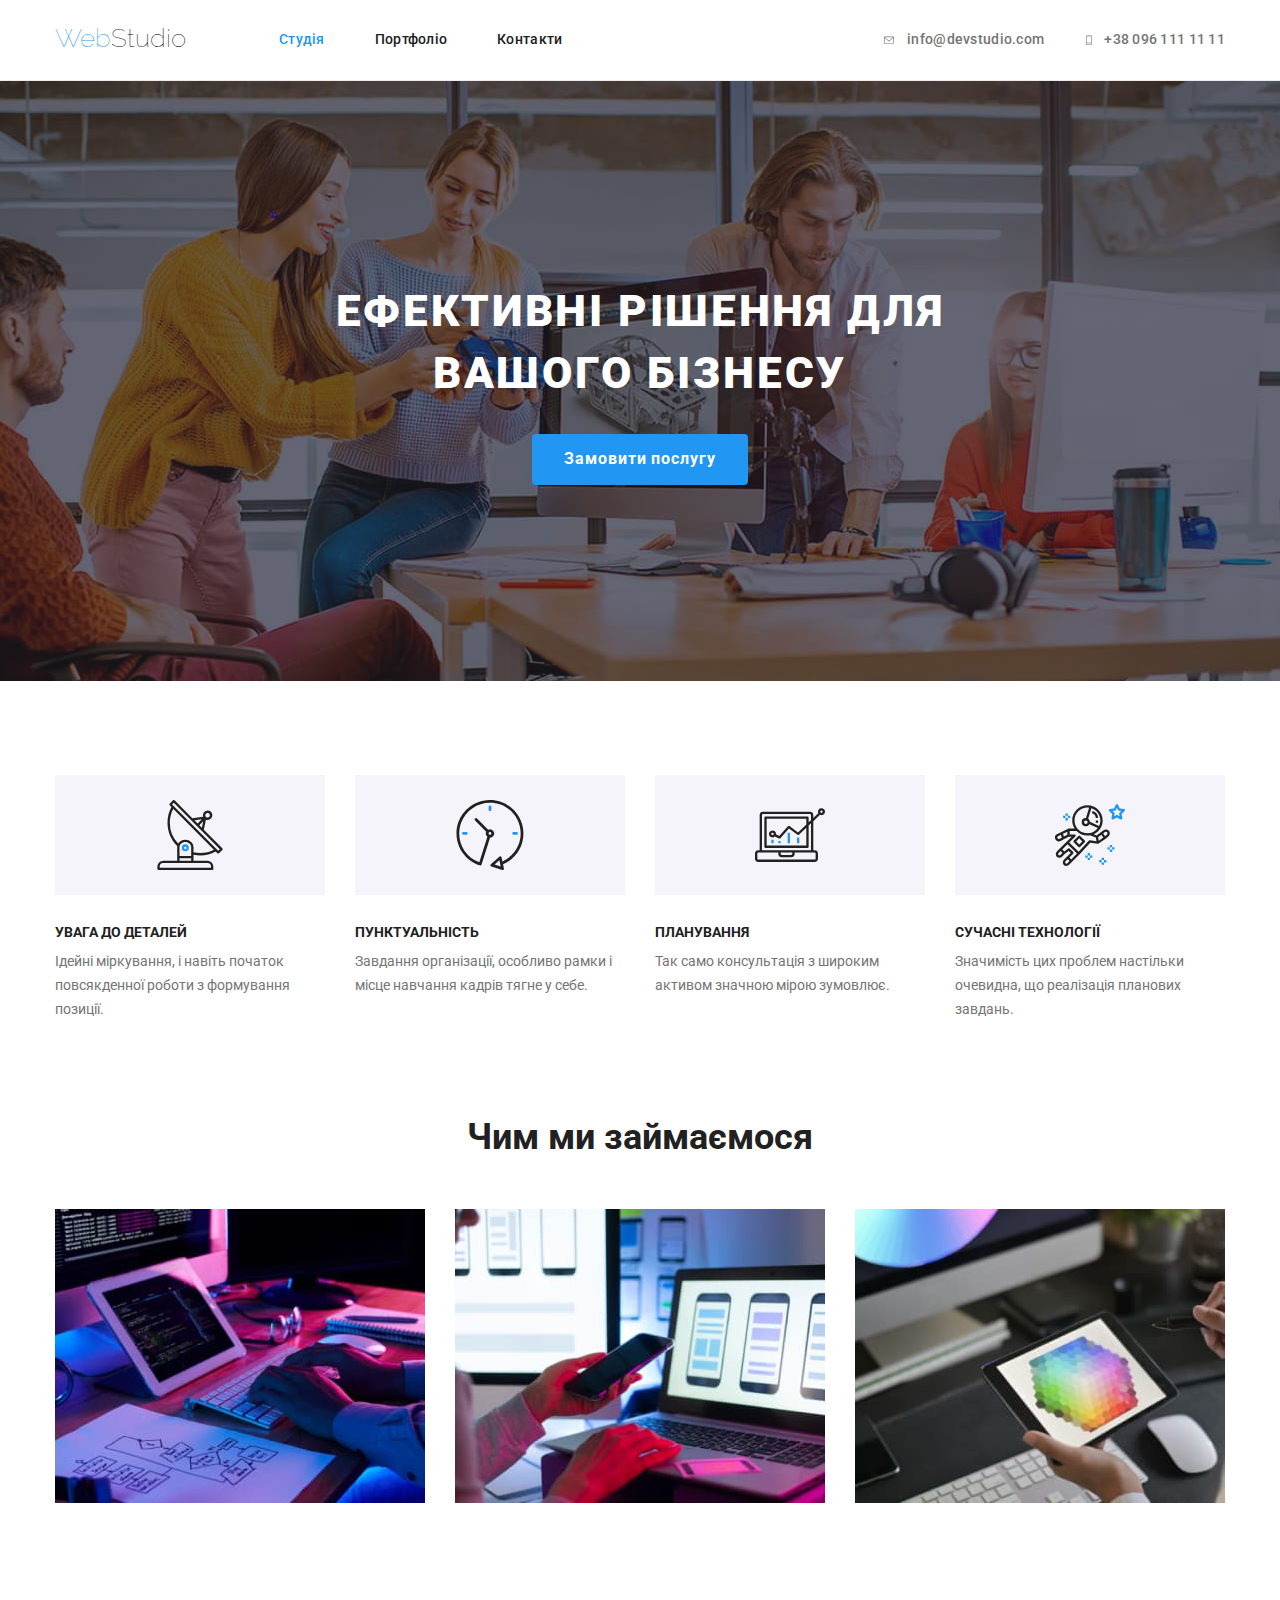
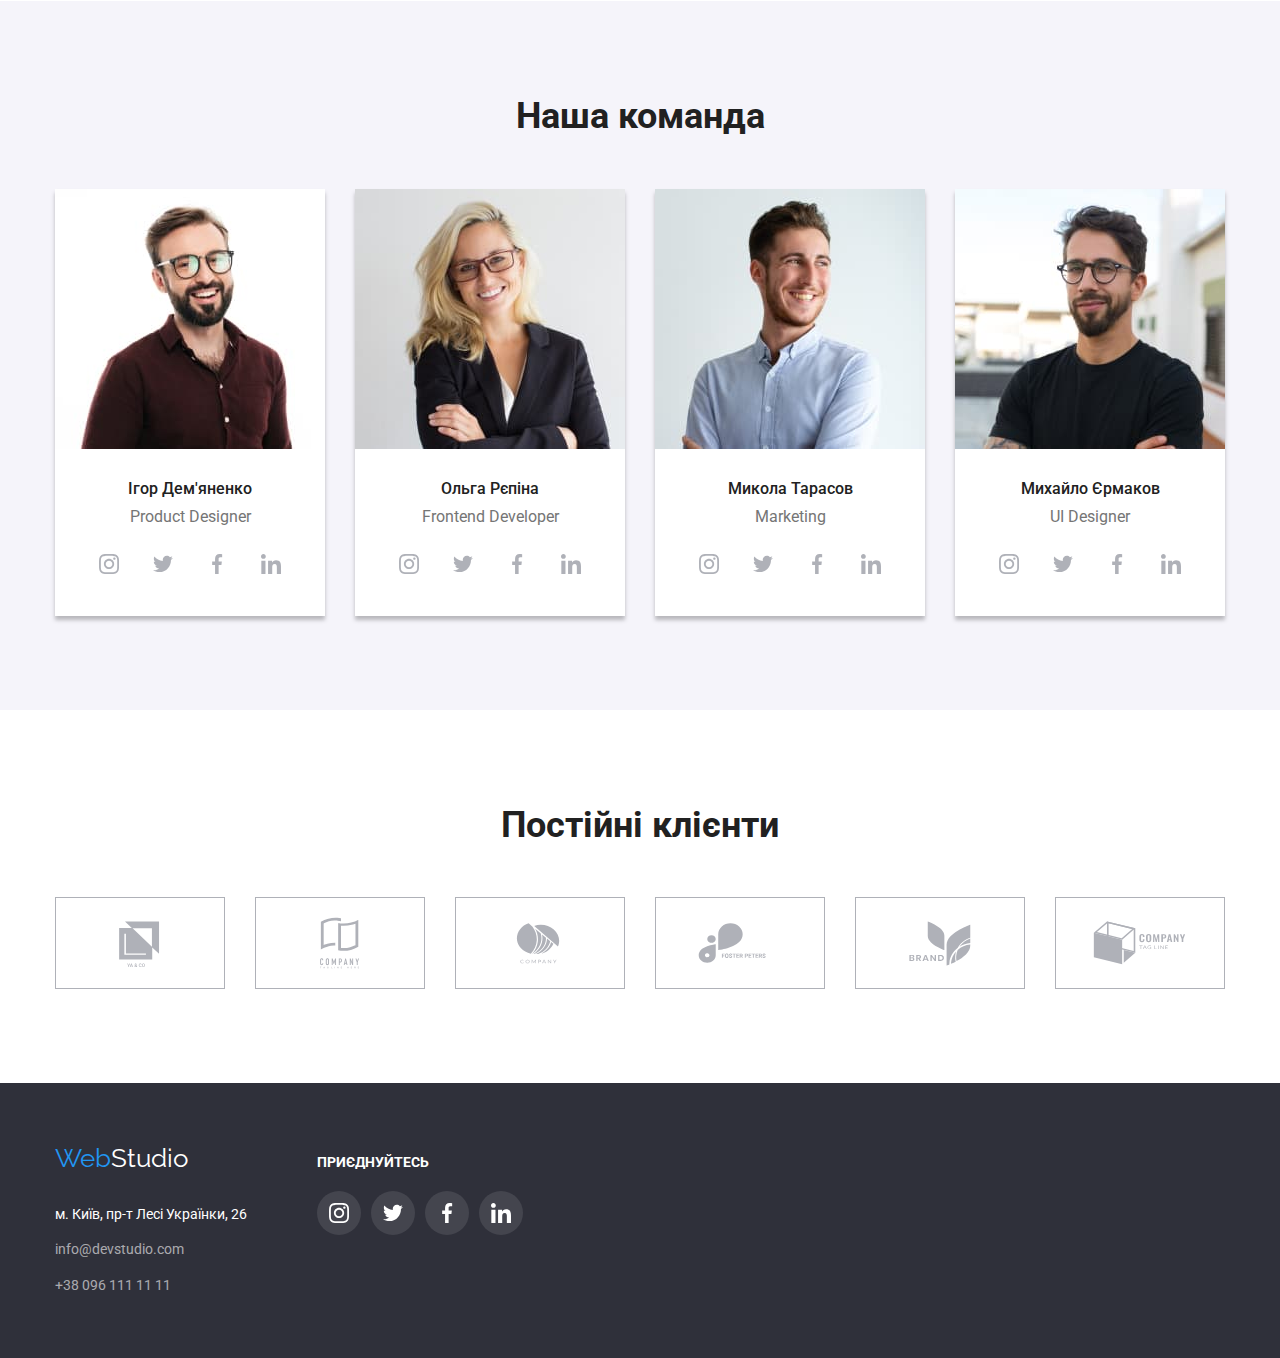
<file: index.html>
<!DOCTYPE html>
<html lang="uk">
<head>
    <meta charset="UTF-8">
    <meta http-equiv="X-UA-Compatible" content="IE=edge">
    <meta name="viewport" content="width=device-width, initial-scale=1.0">
    <title>Студія</title>
    <link rel="preconnect" href="https://fonts.googleapis.com">
<link rel="preconnect" href="https://fonts.gstatic.com" crossorigin>
<link href="https://fonts.googleapis.com/css2?family=Raleway:wght@700&family=Roboto:wght@400;500;700;900&display=swap" rel="stylesheet">
<link rel="stylesheet" href=" https://cdnjs.cloudflare.com/ajax/libs/modern-normalize/1.1.0/modern-normalize.min.css">
<link rel="stylesheet" href="./css/styles.css"/>
</head>
<body>
<header class="site-border">
    <div class="container main-nav">
    <nav class="header-nav">
    <a lang="en" href="./index.html" class="logo"><span class="logo-blue">Web</span>Studio</a>
    <ul class="site-nav list">
        <li class="item"> <a href="#" class="link current">Студія</a></li>
        <li class="item"> <a href="./portfolio.html" class="link">Портфоліо</a></li>
        <li class="item"> <a href="#" class="link">Контакти</a></li>
        
    </ul>
</nav>
 
    <ul class="site-contacts list">
        <li class="item">
            <a href="mailto:info@devstudio.com" class="link-contacts">
            <svg class="item-icons envelope">
                <use href="./images/icons.svg#icon-envelope-1"></use>
            </svg>
           info@devstudio.com</a></li>
        <li class="item">
            <a href="tel:+380961111111:" class="link-contacts">
            <svg class="item-icons vector">
                <use href="./images/icons.svg#icon-Vector-1"></use>
            </svg>
            +38 096 111 11 11</a></li>
    </ul>
    </div>
</header>
<main>
<section class="hero overlay">
    <div class="container">
    <h1 class="hero-title">Ефективні рішення для вашого бізнесу</h1>
    <button type="button" class="button">Замовити послугу</button>
</div>
</section>
<section class="section features-items">
    <div class="container">
    <h2 class="section-title visually-hidden">Особливості</h2>
    <ul class="features list">
        <li class="features-box">
            <div class="futures-container">
            <svg class="futures-icon">
                <use href="./images/icons.svg#icon-antenna"></use>
            </svg>
        </div>
            <h3 class="title">Увага до деталей </h3>
            <p class="title-text">Ідейні міркування, і навіть початок повсякденної роботи з формування позиції.</p>
        </li>
        <li class="features-box">
            <div class="futures-container">
            <svg class="futures-icon">
                <use href="./images/icons.svg#icon-clock">
                </use>
            </svg>
        </div>
            <h3 class="title">Пунктуальність </h3>
            <p class="title-text">Завдання організації, особливо рамки і місце навчання кадрів тягне у себе.</p>
        </li>
        <li class="features-box">
            <div class="futures-container">
            <svg class="futures-icon">
                <use href="./images/icons.svg#icon-diagram">
                </use>
            </svg>
            </div>
            <h3 class="title">Планування</h3>
            <p class="title-text">Так само консультація з широким активом значною мірою зумовлює.</p>
        </li>
        <li class="features-box">
            <div class="futures-container">
            <svg class="futures-icon">
                <use href="./images/icons.svg#icon-astronaut">
                </use>
            </svg>
            </div>
            <h3 class="title">Сучасні технології</h3>
            <p class="title-text">Значимість цих проблем настільки очевидна, що реалізація планових завдань.</p>
        </li>
    </ul>
</div>
</section>
<section class="section">
    <div class="container">
    <h2 class="section-title">Чим ми займаємося</h2>
    <ul class="employments list">
        <li class="employments-foto">
         <img src="./images/box1(1).jpg" alt="Людина працює за комп’ютером" width="370" height="294">  
        </li>
        <li class="employments-foto">
            <img src="./images/box2.jpg" alt="Людина тримає смартфон у руках і порівнює дані на комп’ютері" width="370" height="294">
        </li>
        <li class="employments-foto">
            <img src="./images/box3.jpg" alt="Людина тримає у руках планшет,на якому зображена кольорова гамма " width="370" height="294">
        </li>
    </ul>
</div>
</section>
<section class="section team-items">
    <div class="container">
    <h2 class="section-title">Наша команда</h2>
    <ul class="team list">
        <li class="team-box">
            <img class="team-img" src="./images/img.jpg" alt="Усміхнений хлопець в окулярах і бордовій сорочці" width="270" height="260">
            <div class="bg-team"><h3 class="team-names">Ігор Дем'яненко</h3>
            <p class="team-position">Product Designer</p>
            <ul class="team-media">
                <li class="media-background"><a href="#" class="media-link">
                        <svg class="team-icons">
                            <use href="./images/icons.svg#icon-instagram-2"></use>
                        </svg>
                    </a>
                </li>
                <li class="media-background"><a href="#" class="media-link">
                    <svg class="team-icons">
                        <use href="./images/icons.svg#icon-twitter-1"></use>
                    </svg>
                </a>
                </li>
                <li class="media-background">
                    <a href="#" class="media-link">
                    <svg class="team-icons">
                        <use href="./images/icons.svg#icon-facebook-1"></use>
                    </svg>
                </a>
                </li>
                <li class="media-background">
                    <a href="#" class="media-link">
                    <svg class="team-icons">
                        <use href="./images/icons.svg#icon-linkedin-1"></use>
                    </svg>
                </a>
                </li>
            </ul>
        </div>
        </li>
        <li class="team-box">
            <img class="team-img" src="./images/img(1).jpg" alt="Дівчина із світлим,довгим волоссям" width="270" height="260">
            <div class="bg-team"><h3 class="team-names">Ольга Рєпіна</h3>
            <p class="team-position">Frontend Developer</p>
            <ul class="team-media">
                <li class="media-background"><a href="#" class="media-link">
                        <svg class="team-icons">
                            <use href="./images/icons.svg#icon-instagram-2"></use>
                        </svg>
                    </a>
                </li>
                <li class="media-background"><a href="#" class="media-link">
                    <svg class="team-icons">
                        <use href="./images/icons.svg#icon-twitter-1"></use>
                    </svg>
                </a>
                </li>
                <li class="media-background">
                    <a href="#" class="media-link">
                    <svg class="team-icons">
                        <use href="./images/icons.svg#icon-facebook-1"></use>
                    </svg>
                </a>
                </li>
                <li class="media-background">
                    <a href="#" class="media-link">
                    <svg class="team-icons">
                        <use href="./images/icons.svg#icon-linkedin-1"></use>
                    </svg>
                </a>
                </li>
            </ul>
        </div>
        </li>
        <li class="team-box">
            <img class="team-img" src="./images/img(2).jpg" alt="Усміхнений хлопець у білій сорочці" width="270" height="260">
            <div class="bg-team"><h3 class="team-names">Микола Тарасов</h3>
            <p class="team-position">Marketing</p>
            <ul class="team-media">
                <li class="media-background"><a href="#" class="media-link">
                        <svg class="team-icons">
                            <use href="./images/icons.svg#icon-instagram-2"></use>
                        </svg>
                    </a>
                </li>
                <li class="media-background"><a href="#" class="media-link">
                    <svg class="team-icons">
                        <use href="./images/icons.svg#icon-twitter-1"></use>
                    </svg>
                </a>
                </li>
                <li class="media-background">
                    <a href="#" class="media-link">
                    <svg class="team-icons">
                        <use href="./images/icons.svg#icon-facebook-1"></use>
                    </svg>
                </a>
                </li>
                <li class="media-background">
                    <a href="#" class="media-link">
                    <svg class="team-icons">
                        <use href="./images/icons.svg#icon-linkedin-1"></use>
                    </svg>
                </a>
                </li>
            </ul>
        </div>
        </li>
        <li class="team-box">
            <img class="team-img" src="./images/img(3).jpg" alt="Хлопець з бородою і в окулярах" width="270" height="260">
            <div class="bg-team"><h3 class="team-names">Михайло Єрмаков</h3>
            <p class="team-position">UI Designer</p>
            <ul class="team-media">
                <li class="media-background"><a href="#" class="media-link">
                        <svg class="team-icons">
                            <use href="./images/icons.svg#icon-instagram-2"></use>
                        </svg>
                    </a>
                </li>
                <li class="media-background"><a href="#" class="media-link">
                    <svg class="team-icons">
                        <use href="./images/icons.svg#icon-twitter-1"></use>
                    </svg>
                </a>
                </li>
                <li class="media-background">
                    <a href="#" class="media-link">
                    <svg class="team-icons">
                        <use href="./images/icons.svg#icon-facebook-1"></use>
                    </svg>
                </a>
                </li>
                <li class="media-background">
                    <a href="#" class="media-link">
                    <svg class="team-icons">
                        <use href="./images/icons.svg#icon-linkedin-1"></use>
                    </svg>
                </a>
                </li>
            </ul>
        </div>
        </li>
    </ul>
</div>
</section>


<section class="customers section">
    <div class="container">
    <h2 class="section-title">Постійні клієнти</h2>
    <ul class="customers-items list">
        <li class="customers-box"><a class="customers-link" href="#">
            <svg class="customers-icon">
                <use href="./images/icons.svg#icon-Logo">
                </use>
            </svg>
        </a>
      </li>
        <li class="customers-box"><a class="customers-link"href="#">
            <svg class="customers-icon">
                <use href="./images/icons.svg#icon-Logo-02">
                </use>
            </svg>
        </a></li>
        <li class="customers-box"><a class="customers-link" href="#">
            <svg class="customers-icon">
                <use href="./images/icons.svg#icon-Logo-03">
                </use>
            </svg>
        </a></li>
        <li class="customers-box"><a class="customers-link"href="#">
            <svg class="customers-icon">
                <use href="./images/icons.svg#icon-Logo-04">
                </use>
            </svg>
        </a></li>
        <li class="customers-box"><a class="customers-link"href="#">
            <svg class="customers-icon">
                <use href="./images/icons.svg#icon-Logo-05">
                </use>
            </svg>
        </a></li>
        <li class="customers-box"> <a class="customers-link"href="#">
            <svg class="customers-icon">
                <use href="./images/icons.svg#icon-Logo-06">
                </use>
            </svg>
        </a></li>
    </ul>
</div>
</section>

</main>
    <footer class="nav">
            <div class="container">
                <div class="main-footer-container">
                <div class="footer-navigation">
        <a lang="en" href="./index.html" class="logo-white"><span class="logo-blue">Web</span>Studio</a>
        <address class="nav-caption">
        <ul class="nav-contacts list">
            <li class="nav-footer"><a href="https://goo.gl/maps/CPtrU1FHBa2aNyZL9" target="_blank" rel="noopener noreferrer nofollow" class="nav-lists">м. Київ, пр-т Лесі Українки, 26</a></li>
            <li class="nav-footer"><a href="mailto:info@devstudio.com" class="nav-titles">info@devstudio.com</a></li>
            <li class="nav-footer"><a href="tel:+380961111111:" class="nav-titles">+38 096 111 11 11</a></li>
        </ul>
    </address>
</div>

<div class="footer-social-media">
    <p class="smedia-text">Приєднуйтесь</p>
    <ul class="social-media list">
        <li class="social-media-box">
            <a class="social-media-link" href="#">
                <svg class="smedia-icon">
                    <use href="./images/icons.svg#icon-instagram-2"></use>
                </svg>
            </a>
        </li>
           <li class="social-media-box">
            <a class="social-media-link" href="#">
                <svg class="smedia-icon">
                    <use href="./images/icons.svg#icon-twitter-1"></use>
                </svg>
            </a></li>
            <li class="social-media-box">
            <a class="social-media-link" href="#">
                <svg class="smedia-icon">
                    <use href="./images/icons.svg#icon-facebook-1"></use>
                </svg>
            </a></li>
           <li class="social-media-box">
            <a class="social-media-link" href="#">
                <svg class="smedia-icon">
                    <use href="./images/icons.svg#icon-linkedin-1"></use>
                </svg>
            </a></li>
    </ul>
</div>
</div>
    </footer>

</body>
</html>
</file>
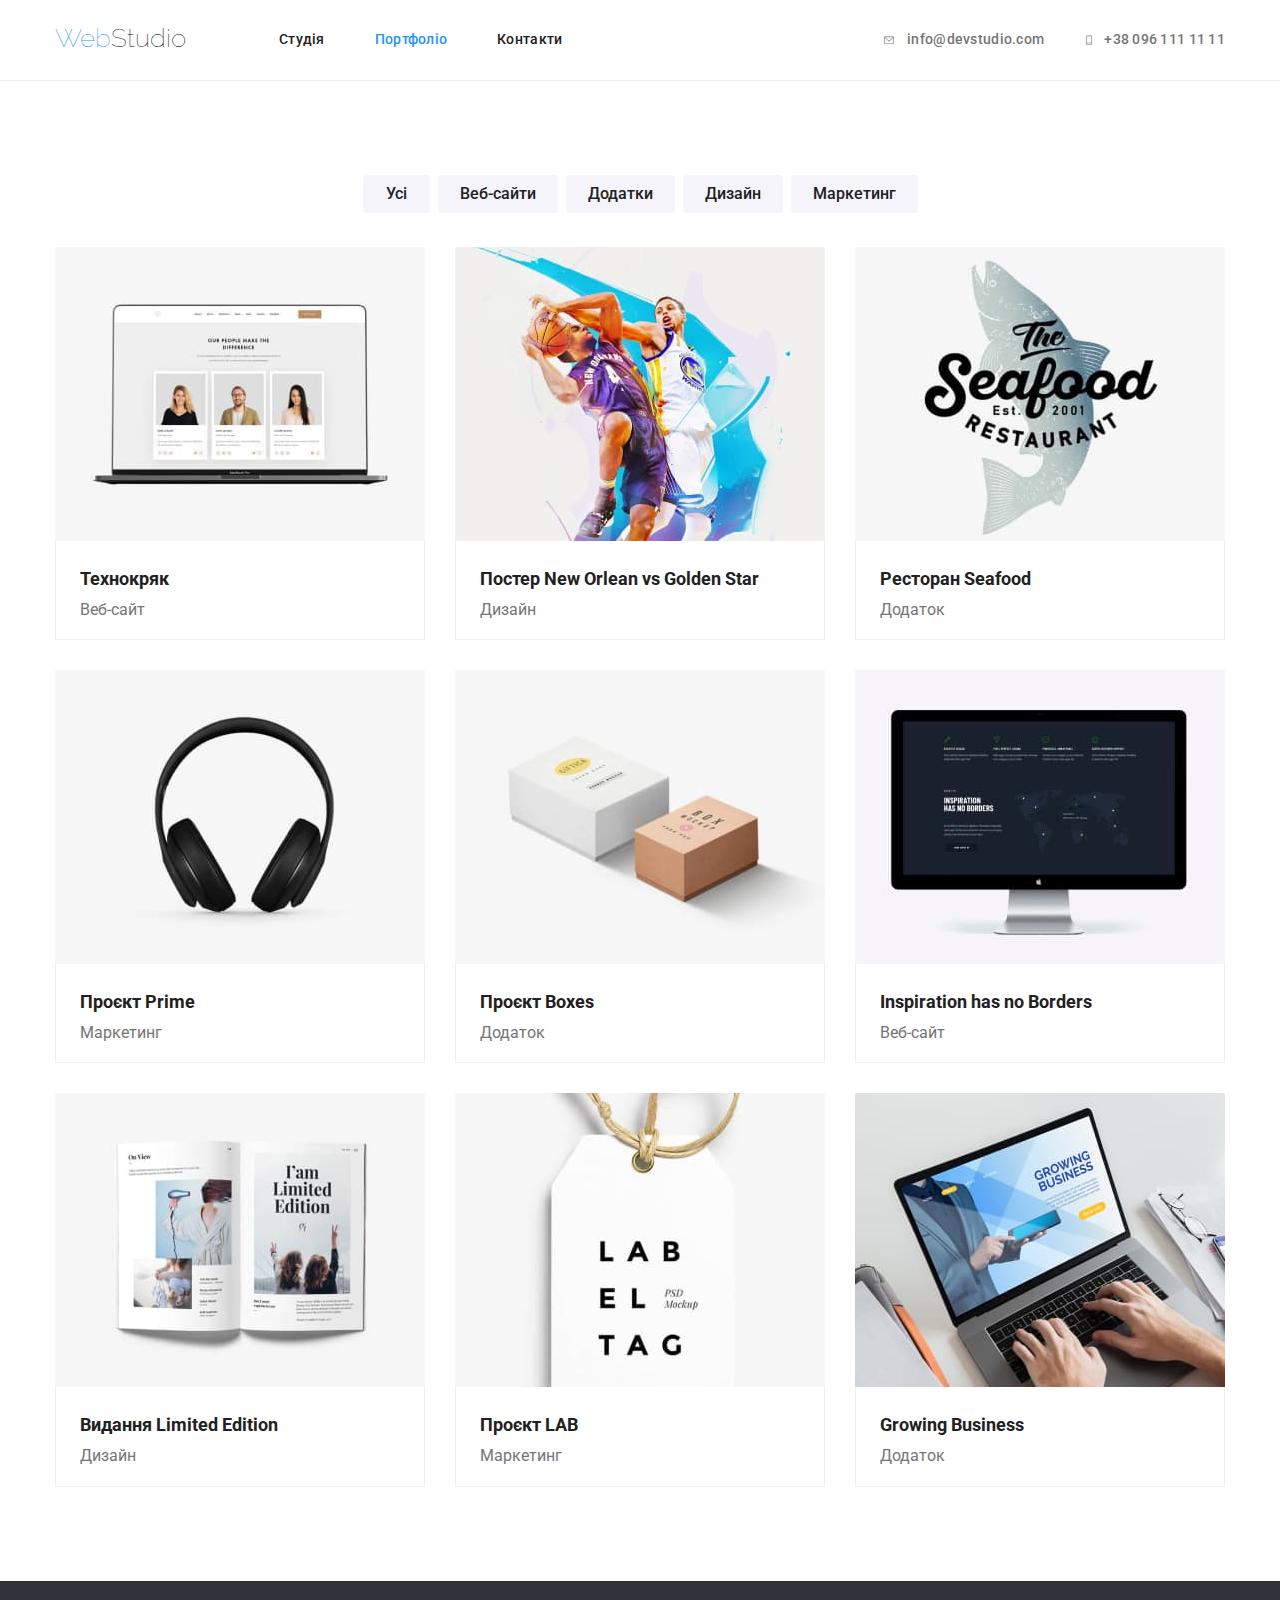
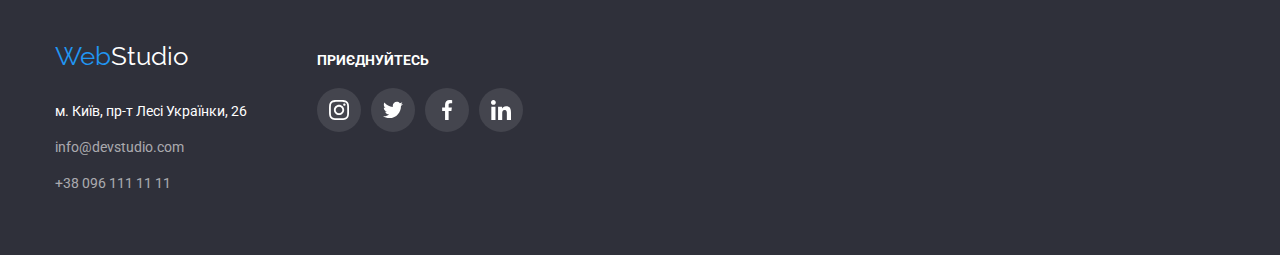
<file: portfolio.html>
<!DOCTYPE html>
<html lang="uk">
<head>
    <meta charset="UTF-8">
    <meta http-equiv="X-UA-Compatible" content="IE=edge">
    <meta name="viewport" content="width=device-width, initial-scale=1.0">
    <title>Портфоліо</title>
    <link rel="preconnect" href="https://fonts.googleapis.com">
<link rel="preconnect" href="https://fonts.gstatic.com" crossorigin>
<link href="https://fonts.googleapis.com/css2?family=Raleway:wght@700&family=Roboto:wght@400;500;700&display=swap" rel="stylesheet">
   <link rel="stylesheet" href="https://cdnjs.cloudflare.com/ajax/libs/modern-normalize/1.1.0/modern-normalize.min.css">
<link rel="stylesheet" href="./css/styles.css">
</head>
<body>
    <header class="site-border">
        <div class="container main-nav">
        <nav class="header-nav">
        <a lang="en" href="./index.html" class="logo"><span class="logo-blue">Web</span>Studio</a>
        <ul class="site-nav list">
            <li class="item"> <a href="./index.html" class="link">Студія</a></li>
            <li class="item"> <a href="./portfolio.html" class="link current">Портфоліо</a></li>
            <li class="item"> <a href="#" class="link">Контакти</a></li>
            
        </ul>
    </nav>
    <ul class="site-contacts list">
        <li class="item">
            <a href="mailto:info@devstudio.com" class="link-contacts">
            <svg class="item-icons envelope">
                <use href="./images/icons.svg#icon-envelope-1"></use>
            </svg>
           info@devstudio.com</a></li>
        <li class="item">
            <a href="tel:+380961111111:" class="link-contacts">
            <svg class="item-icons vector">
                <use href="./images/icons.svg#icon-Vector-1"></use>
            </svg>
            +38 096 111 11 11</a></li>
    </ul>
    </div>
    </header>
    <main>
        <section class="main-box">
       <div class="container">
        <h1 class="visually-hidden">Наші роботи </h1>
        <ul class="subjects-button list">
            <li class="subjects-btn"><button type="button" class="button-primary">Усі</button></li>
            <li class="subjects-btn"><button type="button" class="button-primary">Веб-сайти</button></li>
            <li class="subjects-btn"><button type="button" class="button-primary">Додатки</button></li>
            <li class="subjects-btn"><button type="button" class="button-primary">Дизайн</button></li>
            <li class="subjects-btn"><button type="button" class="button-primary">Маркетинг</button></li>
        </ul>
    

        <ul class="subjects list">
            <li class="subjects-elements">
                <a class="subjects-link" href="#">
                <img class="subjects-img" src="./images/project1.jpg" alt="Інформація про працівників на моніторі комп’ютера" width="370" height="294">
              <div class="subjects-border">
                <h2 class="subjects-title">Технокряк</h2>
                <p class="subjects-items">Веб-сайт</p>
            </div>
            </a>
            </li>
            <li class="subjects-elements">
                <a class="subjects-link" href="#">
                <img class="subjects-img" src="./images/project2.jpg" alt="Двоє баскетболістів ведуть боротьбу за м’яч"width="370" height="294">
                <div class="subjects-border">
                <h2 class="subjects-title">Постер New Orlean vs Golden Star</h2>
                <p class="subjects-items">Дизайн</p>
            </div>
        </a>
            </li>
            <li class="subjects-elements">
                <a class="subjects-link" href="#">
                <img class="subjects-img" src="./images/project3.jpg" alt="Логотип рибного ресторану" width="370" height="294">
                <div class="subjects-border">
                <h2 class="subjects-title">Ресторан Seafood</h2>
                <p class="subjects-items">Додаток</p>
            </div>
        </a>
            </li>
            <li class="subjects-elements">
                <a class="subjects-link" href="#">
                <img class="subjects-img" src="./images/project4.jpg" alt="Чорні навушники" width="370" height="294">
                <div class="subjects-border">
                <h2 class="subjects-title">Проєкт Prime</h2>
                <p class="subjects-items">Маркетинг</p>
            </div>
        </a>
            </li>
            <li class="subjects-elements">
                <a class="subjects-link" href="#">
                <img class="subjects-img" src="./images/project5.jpg" alt="Біла та коричнева коробки" width="370" height="294">
                <div class="subjects-border">
                <h2 class="subjects-title">Проєкт Boxes</h2>
                <p class="subjects-items">Додаток</p>
            </div>
             </a>
            </li>
            <li class="subjects-elements">
                <a class="subjects-link" href="#">
                <img class="subjects-img" src="./images/project6.jpg" alt="Монітор комп’ютера " width="370" height="294">
                <div class="subjects-border">
                <h2 class="subjects-title">Inspiration has no Borders</h2>
                <p class="subjects-items">Веб-сайт</p>
            </div>
            </a>
            </li>
            <li class="subjects-elements">
                <a class="subjects-link" href="#">
                <img class="subjects-img" src="./images/project7.jpg" alt="Відкритий журнал " width="370" height="294">
               <div class="subjects-border">
                <h2 class="subjects-title">Видання Limited Edition</h2>
                <p class="subjects-items">Дизайн</p>
            </div>
             </a>
            </li>
            <li class="subjects-elements">
                <a class="subjects-link" href="#">
                <img class="subjects-img" src="./images/project8.jpg" alt="Ярлик" width="370" height="294">
               <div class="subjects-border">
                <h2 class="subjects-title">Проєкт LAB</h2>
                <p class="subjects-items">Маркетинг</p>
            </div>
            </a>
            </li>
            <li class="subjects-elements">
                <a class="subjects-link" href="#">
                <img class="subjects-img" src="./images/project9.jpg" alt="Людина працює за комп’ютером" width="370" height="294">
                <div class="subjects-border">
                <h2 class="subjects-title">Growing Business</h2>
                <p class="subjects-items">Додаток</p>
            </div>
             </a>
            </li>

        </ul>
   
    </div>
</section>
    </main>
    <footer class="nav">
        <div class="container">
            <div class="main-footer-container">
            <div class="footer-navigation">
    <a lang="en" href="./index.html" class="logo-white"><span class="logo-blue">Web</span>Studio</a>
    <address class="nav-caption">
    <ul class="nav-contacts list">
        <li class="nav-footer"><a href="https://goo.gl/maps/CPtrU1FHBa2aNyZL9" target="_blank" rel="noopener noreferrer nofollow" class="nav-lists">м. Київ, пр-т Лесі Українки, 26</a></li>
        <li class="nav-footer"><a href="mailto:info@devstudio.com" class="nav-titles">info@devstudio.com</a></li>
        <li class="nav-footer"><a href="tel:+380961111111:" class="nav-titles">+38 096 111 11 11</a></li>
    </ul>
</address>
</div>

<div class="footer-social-media">
<p class="smedia-text">Приєднуйтесь</p>
<ul class="social-media list">
    <li class="social-media-box">
        <a class="social-media-link" href="#">
            <svg class="smedia-icon">
                <use href="./images/icons.svg#icon-instagram-2"></use>
            </svg>
        </a>
    </li>
       <li class="social-media-box">
        <a class="social-media-link" href="#">
            <svg class="smedia-icon">
                <use href="./images/icons.svg#icon-twitter-1"></use>
            </svg>
        </a></li>
        <li class="social-media-box">
        <a class="social-media-link" href="#">
            <svg class="smedia-icon">
                <use href="./images/icons.svg#icon-facebook-1"></use>
            </svg>
        </a></li>
       <li class="social-media-box">
        <a class="social-media-link" href="#">
            <svg class="smedia-icon">
                <use href="./images/icons.svg#icon-linkedin-1"></use>
            </svg>
        </a></li>
</ul>
</div>
</div>
</footer>

</body>
</html>
</file>
<file: css/styles.css>
:root {
    --primary-text-color: #757575;
    --title-text-color: #212121;
    --accent-color: #2196F3;
    --hero-color: #FFFFFF;
    --black-color: #000000; 
    --shade-color: #2F303A;
    --nav-color: rgba(255, 255, 255, 0.6);
    --secondary-shade-color: #F5F4FA;
    --border-color: #ECECEC; 
    --subjects-border-color: #EEEEEE;
    --box-shadow-color: rgba(0, 0, 0, 0.25);
    --icons-color: #AFB1B8;

}
body { 
    color: var(--primary-text-color);
    background-color:#FFFFFF;
    font-family: Roboto, sans-serif;
}

.list { 
    padding: 0;
    margin: 0;

    list-style: none;
}

.container {
    margin-left: auto;
    margin-right: auto;
    padding-left: 15px;
    padding-right: 15px;
    width: 1200px;
}
/*main-nav*/
.main-nav {
    display: flex;
    align-items: center;
}
.header-nav {
    display: flex;
}
/*logo*/

.logo { 
    padding-top: 24px;
    padding-bottom: 25px;

    color: var(--black-color);
    font-family: Raleway,sans-serif;
    font-size: 26px;
    font-weight: 1.2;
    text-decoration: none;
}

.logo:hover {
    color: var(--accent-color);
}

.logo-blue {
    color: var(--accent-color);
    font-family: Raleway, cursive 

}
.logo-blue:hover {
    color:  var(--black-color);
}

/*site nav*/
.site-nav {
  display: flex; 
  margin-left: 93px;  
}

.site-nav .item:not(:last-child) {
    margin-right: 50px;
}

.site-nav .link { 
    display: block;
    padding-top: 32px;
    padding-bottom: 32px;

    color: var(--title-text-color);
    font-weight: 500;
    font-size: 14px;
    line-height: 1.1;
    letter-spacing: 0.02em;
    text-decoration: none;

}
.site-nav .link:hover, 
.site-nav .link:focus { 
    color: var(--accent-color);
}

.site-nav .link.current { 
    color: var(--accent-color);
} 

/*site-contacts*/

.site-contacts { 
    display: flex;
    margin-left: auto;
}

.site-contacts .item  {
    display: flex;
}
.site-contacts .item + .item { 
    margin-left: 40px;
}


.site-contacts .link-contacts { 
    padding-top: 32px;
    padding-bottom: 32px;

    color: var(--primary-text-color);
    font-weight: 500;
    font-size: 14px;
    line-height: 1.1;
    letter-spacing: 0.02em;
    text-decoration: none;
}

.site-contacts .link-contacts:hover,
.site-contacts .link-contacts:focus { 
    color: var(--accent-color);
}

.site-border { 
    border-bottom: 1px solid var(--border-color)

}

.site-contacts .envelope { 
    height: 10px;
    width: 16px;

}
.site-contacts .vector { 
    height: 16px;
    width: 10px;
}

.link-contacts { 
    display: flex;
    align-items: center;
}

.item-icons {  
   margin-right: 10px;
   fill: currentColor;
}


/*hero*/
.hero { 
   padding-top: 200px;
   padding-bottom: 280px;
   text-align: center;
   background-color: var(--shade-color);
    
}
.overlay { 
    max-width: 1600px;
    height: 600px;
    margin-left: auto;
    margin-right: auto;
    background-image: linear-gradient(
        to right,
        rgba(47, 48, 58, 0.4),
        rgba(47, 48, 58, 0.4)
    ),
    url("../images/Hero-image.jpg");
    background-repeat: no-repeat;
    background-position: center;
    background-size: cover;
}
.hero-title { 
  margin-top: 0px;
  margin-bottom: 30px;
  margin-left: auto;
  margin-right: auto;
  max-width: 696px;
   
    color: var(--hero-color);
    font-weight: 900;
    font-size: 44px;
    line-height: 1.4;
    letter-spacing: 0.06em;
    text-transform: uppercase;
   
}
   
/*button*/

.button {
    border-radius: 4px;
    padding: 10px 32px;
    min-width: 216px;

    font-family: inherit;
    color: var(--hero-color);
    background-color: var(--accent-color);
    font-weight: 700;
    font-size: 16px;
    line-height: 1.9;
    border: none;
    text-align: center;
    cursor: pointer;
    letter-spacing: 0.06em;
    

}
.button:hover,
.button:focus {
background-color: #188CE8;
}

/*button-portfolio*/
.button-primary {
 border-radius: 4px;
 padding: 6px 22px;
 min-width: 67px;

 font-family: inherit;
  color: var(--title-text-color);
  background-color: var(--secondary-shade-color);
  font-weight: 500;
  font-size: 16px;
  line-height: 1.6;
  border: none;
  cursor: pointer;
  text-align: center;
  
}

.button-primary:hover,
.button-primary:focus {
    color: var(--hero-color);
    background-color: var(--accent-color);
    box-shadow: 0 4px 4px 0 var(--box-shadow-color);
}

/*section*/
.section { 
padding-top: 0px;
padding-bottom: 94px;
}

.section-title  { 
     margin-top: 0px;
     margin-bottom: 50px;

    color: var(--title-text-color);
    font-size: 36px;
    line-height: 1.2;
    text-align: center;
}


/*features*/
.visually-hidden { 
    position: absolute;
    white-space: nowrap;
    width: 1px;
    height: 1px;
    overflow: hidden;
    border: 0;
    padding: 0;
    clip: rect(0 0 0 0);
    clip-path: inset(50%);
    margin: -1px;
}

.features  {
    display: flex;
} 

.features .features-box { 
width: 270px;
} 

.features .features-box:not(:last-child) { 
    margin-right: 30px;
} 

.features-items { 
    padding-top: 94px;
    padding-bottom: 94px;
} 
.features .title { 
    margin-top: 0px;
    margin-bottom: 10px;
    
    color: var(--title-text-color);
    font-size: 14px;
    line-height: 1.1;
    text-transform: uppercase;
}


.features .title-text { 
    margin-top: 0;
    margin-bottom: 0;  
 
    font-size: 14px;
    line-height: 1.7;
}
.futures-container {
    display: flex;
    width: 270px;
    height: 120px;
    background-color: var(--secondary-shade-color);

    margin-bottom: 30px;
    padding: 25px 100px;
}

.futures-icon  { 
    height: 70px;
    width: 70px;
}

/*our employments*/
.employments { 
    display: flex;
}

.employments .employments-foto { 
    display: block;
}
.employments .employments-foto:not(:last-child) { 
    margin-right: 30px;
}

/* our team*/

.team { 
    display: flex;
}

.team .team-box { 
    background-color: var(--hero-color);
    text-align: center;

    box-shadow: 0 4px 4px 0 var(--box-shadow-color);
}

.team .team-box:not(:last-child) { 
    margin-right: 30px;
}

.team-items {
    background-color: var(--secondary-shade-color);
    padding-top: 94px;
    padding-bottom: 94px;
    
}

.team .team-names {
    margin-top: 0;
    margin-bottom: 10px;

    color:var(--title-text-color);
   font-weight: 500;
   font-size: 16px;
   line-height: 1.2;
}


.team .team-position {
    margin-top: 0;
    margin-bottom: 16;
}
.team .team-img {
    display: block;
}
.bg-team {
    padding: 30px 32px;
    background-color: var(--hero-color);
}

/*team-icons*/ 
.team-media {
    display: flex;
    list-style: none;
    align-items: center;
    padding-left: 0;
   
}

.team-media .media-background:not(:last-child) { 
    margin-right: 10px;  
}


.team-media .media-link  { 
    display: flex;
    height: 44px;
    width: 44px;
    border-radius: 50%;
    color: var(--icons-color);
   background-color: var(--hero-color);
   align-items: center;
   justify-content: center;
   
}

.team-icons  {
    display: flex;
    width: 20px;
    height: 20px;
    fill: currentColor;  
}

.team-media .media-link:hover,
.team-media .media-link:focus {
   background-color: var(--accent-color);
   color: var(--hero-color);
}
.team-icons:hover,
.team-icons:focus {
    fill: var(--hero-color);
    background-color: var(--accent-color);
}

/*regular customers*/
.customers  {
    padding-top: 94px;
    padding-bottom: 94px;
}

.customers-items {
    display: flex;
}

.customers-items .customers-link {
    border: 1px solid var(--icons-color);
    padding: 16px 32px;
    

}


.customers-items .customers-box:not(:last-child) {
    margin-right: 30px;

}
.customers-items .customers-link  {
    display: flex;
    height: 92px;
    width: 170px;

    border: 1px solid var(--icons-color);
    padding: 16px 32px;

    text-align: center;
    justify-content: center;
    fill: var(--icons-color);
    
}
.customers-icon {
    height: 60px;
    width: 106px;
    color: currentColor;
}

.customers-icon:hover,
.customers-icon:focus {
    fill: var(--accent-color);
}

.customers-link:hover,
.customers-link:focus
{
    border-color: var(--accent-color);
    fill: var(--accent-color);
}


/*footer*/
.main-footer-container {
    display: flex;
    align-items: baseline;
}

.nav {
     padding-top: 60px;
     padding-bottom: 60px;

    background-color: var(--shade-color);
}

.logo-white {
    color: var(--hero-color);
    font-family: Raleway;
    font-size: 26px;
    line-height: 1.2;
    text-decoration: none;
}

.logo-white:hover {
    color: var(--accent-color);
}
  
.nav-caption {
    margin-top: 28px;
    margin-bottom: 0;
  font-style: normal;  
}

.nav-contacts .nav-lists {
    color: var(--hero-color);
    font-size: 14px;
    line-height: 1.7;
    text-decoration: none;
}
.nav-contacts .nav-lists:hover,
.nav-contacts .nav-lists:focus {
    color: var(--accent-color);
}

.nav-contacts .nav-titles {
    color: var(--nav-color);
    font-size: 14px;
    line-height: 1.7;
    background-color: var(--shade-color);
    text-decoration: none;
   
}
.nav-contacts .nav-titles:hover,
.nav-contacts .nav-titles:focus  {
    color: var(--accent-color);
}

.nav-contacts .nav-footer:not(:last-child) {
    margin-top: 0;
    margin-bottom: 12px;
}

/*footer - social media*/

.smedia-text {
    margin-top: 0;
    margin-bottom: 20px;
   
    font-weight: 700;
    font-size: 14px;
    line-height: 1.1;
    color: var(--hero-color);
    text-transform: uppercase;

}
.footer-social-media {
margin-left: 70px;
}
.social-media {
    display: flex;
}

.smedia-icon  {
    display: flex;
    width: 20px;
    height: 20px;
    color: currentColor;
}

.social-media-link {
    display: flex;
    height: 44px;
    width: 44px;
    border-radius: 50%;
    fill: var(--hero-color);
    background-color: rgba(255, 255, 255, 0.1);
    align-items: center;
    justify-content: center;
}

.social-media-box:not(:last-child) {
    margin-right: 10px;
}

.social-media-link:hover,
.social-media-link:focus
 {
background-color: var(--accent-color);
}
/*portfolio*/
.main-box {
    padding-top: 94px;
    padding-bottom: 94px;
} 

/*portfolio-buttons*/
.subjects-button {
    margin-top: 0;
    margin-bottom: 34px;
    display: flex;
    justify-content: center;
   
}
.subjects-button .subjects-btn:not(:last-child) {
    margin-right: 8px;
}



/*subjects*/

.subjects {
    display: flex;
    flex-wrap: wrap;
    margin-right: -30px;
    margin-bottom: -30px;
} 

.subjects-elements {
    width: calc (100% / 3 - 30px);
    margin-right: 30px;
    margin-bottom: 30px;
} 

.subjects-link {
    display: block;
    text-decoration: none;
} 

.subjects-link:hover,
.subjects-link:focus  {
    box-shadow: 0 4px 4px 0 var(--box-shadow-color);
} 
.subjects .subjects-img {
    display: block;  
} 

 .subjects .subjects-title {
   margin-top: 0;
   margin-bottom: 4px;

    color: var(--title-text-color);
    font-size: 18px;
    line-height: 2;
}  
 .subjects .subjects-items {
    margin-top: 0;
    margin-bottom: 0;
    color: var(--primary-text-color);
} 

.subjects .subjects-border {
    border-left: 1px solid var(--subjects-border-color);
    border-right: 1px solid var(--subjects-border-color);
    border-bottom: 1px solid var(--subjects-border-color);
    padding: 20px 24px;
  
}
</file>
